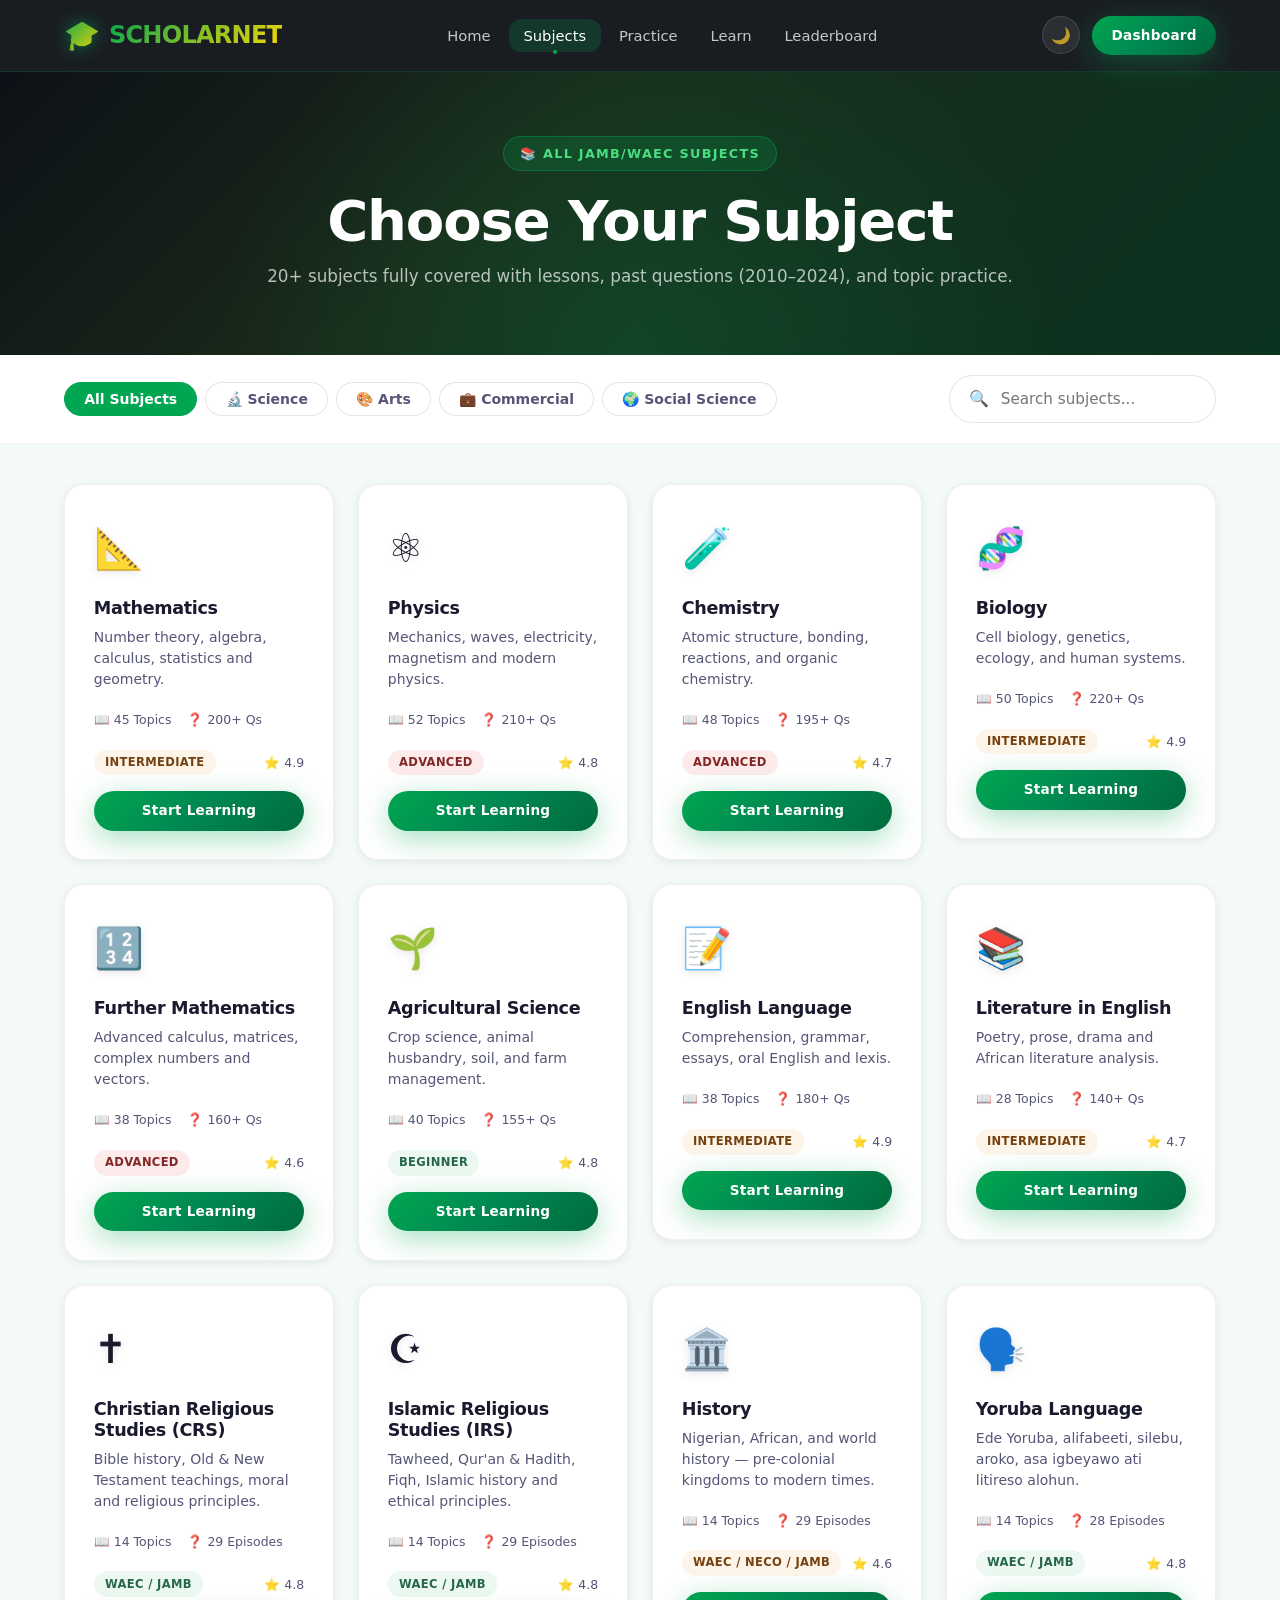
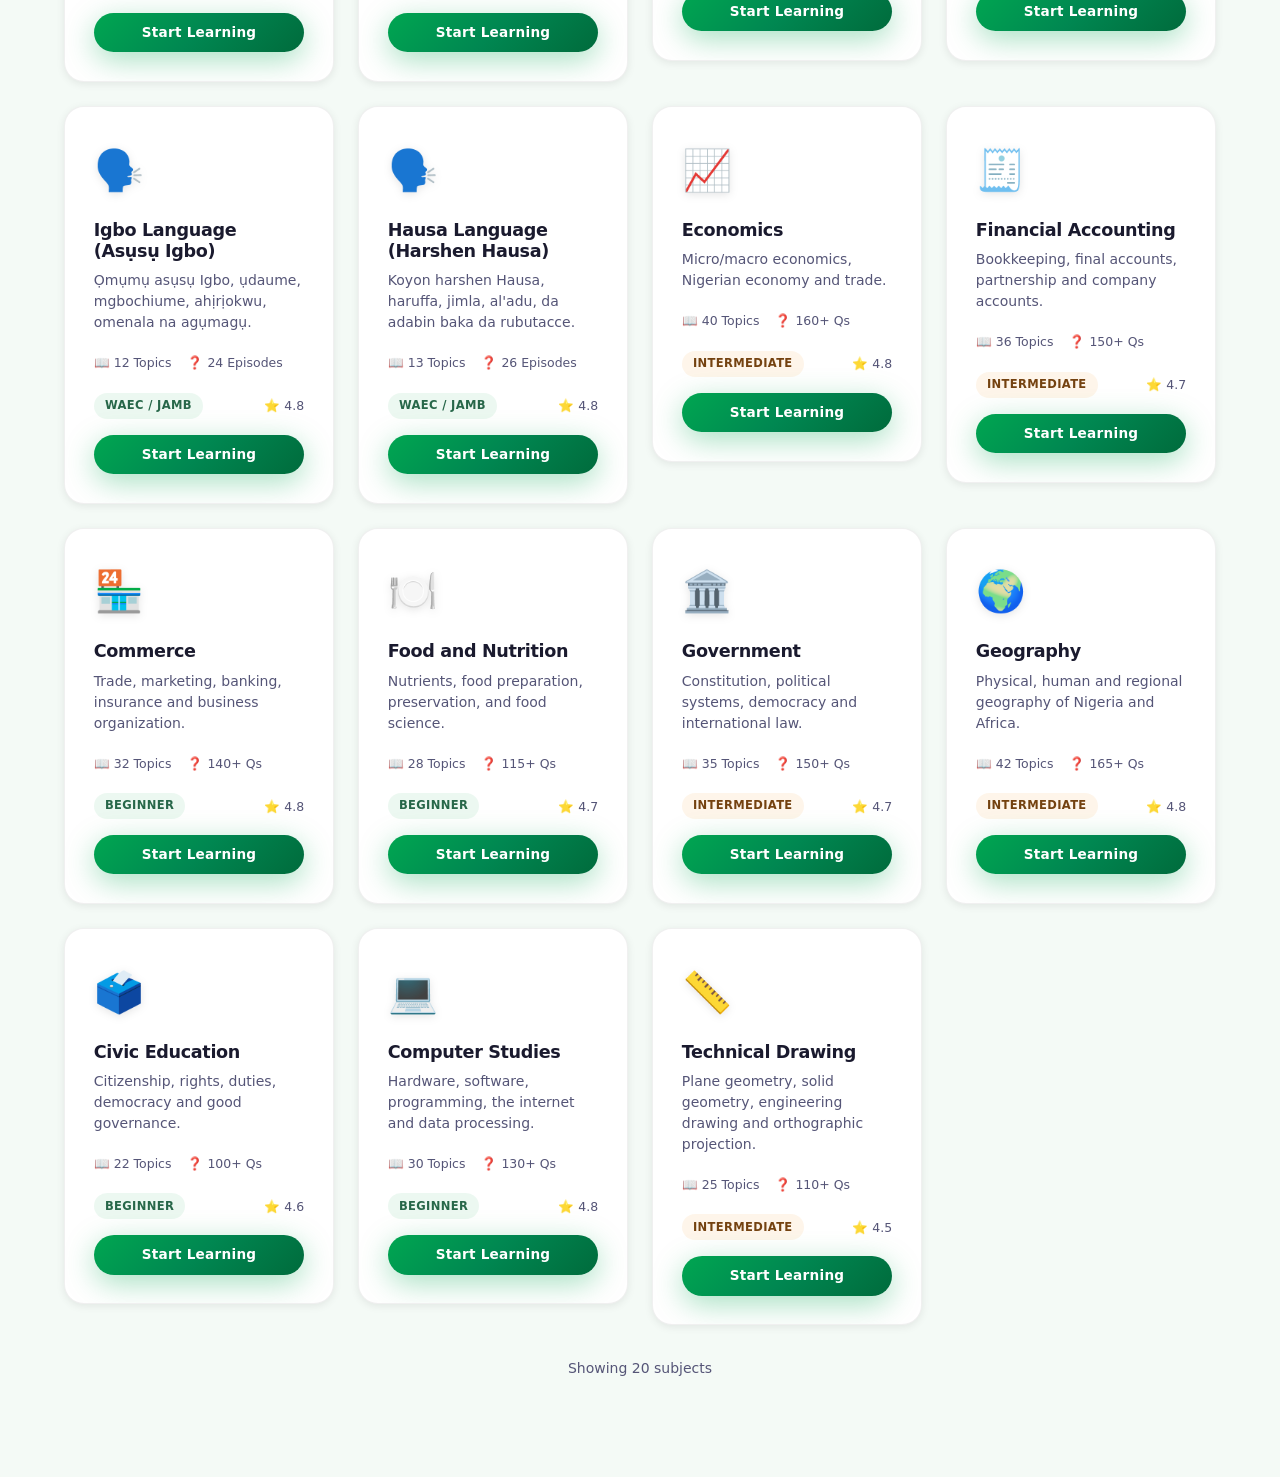
<file: pages/subjects.html>
<!DOCTYPE html>
<html lang="en" data-theme="light">
<head>
  <meta charset="UTF-8">
  <meta name="viewport" content="width=device-width, initial-scale=1.0">
  <title>All Subjects — ScholarNet</title>
  <link rel="stylesheet" href="../css/main.css">
  <style>
    body { background: #f4faf6; }
    .subjects-hero {
      background: var(--gradient-hero);
      padding: 4rem 0 3rem;
      text-align: center;
      position: relative;
      overflow: hidden;
    }
    .subjects-hero::before {
      content: '';
      position: absolute;
      inset: 0;
      background: radial-gradient(circle at 50% 100%, rgba(0,166,81,0.2) 0%, transparent 60%);
    }
    .subjects-hero h1 { color: var(--white); margin-bottom: 0.5rem; }
    .subjects-hero p  { color: rgba(255,255,255,0.7); font-size: 1.05rem; }
    .filters-bar {
      background: var(--white);
      border-bottom: 1px solid rgba(0,0,0,0.06);
      padding: 1.25rem 0;
      position: sticky;
      top: 0;
      z-index: 100;
    }
    .filters-inner {
      display: flex;
      align-items: center;
      justify-content: space-between;
      gap: 1rem;
      flex-wrap: wrap;
    }
    .subject-card-wrap { animation: fadeInUp 0.4s ease; }
    .difficulty-easy   { background: rgba(72,187,120,0.1);  color: #276749; }
    .difficulty-medium { background: rgba(246,173,85,0.12); color: #744210; }
    .difficulty-hard   { background: rgba(229,62,62,0.1);   color: #822727; }

    @media (max-width: 768px) {
      .filters-inner {
        flex-direction: column;
        align-items: stretch;
      }
      .filter-tabs {
        overflow-x: auto;
        white-space: nowrap;
        padding-bottom: 0.5rem;
        display: flex;
        gap: 0.5rem;
      }
      .search-bar {
        width: 100%;
      }
      .search-bar input {
        width: 100%;
      }
    }
  </style>
</head>
<body>

<!-- Navbar -->
<nav class="navbar">
  <div class="container">
    <a href="../index.html" class="navbar-brand">
      <span class="logo-icon">🎓</span><span>SCHOLARNET</span>
    </a>
    <ul class="navbar-nav" id="navbar-nav">
      <li><a href="../index.html" class="nav-link">Home</a></li>
      <li><a href="subjects.html" class="nav-link active">Subjects</a></li>
      <li><a href="practice.html" class="nav-link">Practice</a></li>
      <li><a href="learn.html" class="nav-link">Learn</a></li>
      <li><a href="leaderboard.html" class="nav-link">Leaderboard</a></li>
    </ul>
    <div class="navbar-actions">
      <button class="dark-toggle">🌙</button>
      <a href="auth.html" class="btn btn-primary btn-sm">Dashboard</a>
      <button class="hamburger" id="hamburger"><span></span><span></span><span></span></button>
    </div>
  </div>
</nav>

<!-- Hero -->
<div class="subjects-hero">
  <div class="container" style="position:relative;z-index:1;">
    <div class="label" style="display:inline-block;background:rgba(0,166,81,0.2);border:1px solid rgba(0,166,81,0.4);color:#4ade80;font-size:0.8rem;font-weight:700;letter-spacing:0.1em;text-transform:uppercase;padding:0.35rem 1rem;border-radius:9999px;margin-bottom:1rem;">📚 All JAMB/WAEC Subjects</div>
    <h1>Choose Your Subject</h1>
    <p>20+ subjects fully covered with lessons, past questions (2010–2024), and topic practice.</p>
  </div>
</div>

<!-- Filters Bar -->
<div class="filters-bar">
  <div class="container">
    <div class="filters-inner">
      <div class="filter-tabs">
        <button class="filter-tab active" data-category="all">All Subjects</button>
        <button class="filter-tab" data-category="science">🔬 Science</button>
        <button class="filter-tab" data-category="arts">🎨 Arts</button>
        <button class="filter-tab" data-category="commercial">💼 Commercial</button>
        <button class="filter-tab" data-category="social">🌍 Social Science</button>
      </div>
      <div class="search-bar">
        <span class="search-icon">🔍</span>
        <input type="text" id="subject-search" placeholder="Search subjects...">
      </div>
    </div>
  </div>
</div>

<!-- Subjects Grid -->
<section class="section" style="padding-top:2.5rem;">
  <div class="container">
    <div class="grid grid-4" id="subjects-grid">

      <!-- SCIENCE SUBJECTS -->
      <div class="subject-card-wrap" data-subject-cat="science">
        <div class="subject-card" onclick="location.href='learn.html?subject=mathematics'">
          <span class="subject-icon">📐</span>
          <h3 data-subject-name="Mathematics">Mathematics</h3>
          <p>Number theory, algebra, calculus, statistics and geometry.</p>
          <div class="subject-meta"><span>📖 45 Topics</span><span>❓ 200+ Qs</span></div>
          <div style="display:flex;justify-content:space-between;align-items:center;margin-bottom:1rem;">
            <span class="badge difficulty-medium">Intermediate</span>
            <span style="font-size:0.78rem;color:var(--text-light);">⭐ 4.9</span>
          </div>
          <a href="learn.html?subject=mathematics" class="btn btn-primary btn-sm btn-full">Start Learning</a>
        </div>
      </div>

      <div class="subject-card-wrap" data-subject-cat="science">
        <div class="subject-card" onclick="location.href='learn.html?subject=physics'">
          <span class="subject-icon">⚛️</span>
          <h3 data-subject-name="Physics">Physics</h3>
          <p>Mechanics, waves, electricity, magnetism and modern physics.</p>
          <div class="subject-meta"><span>📖 52 Topics</span><span>❓ 210+ Qs</span></div>
          <div style="display:flex;justify-content:space-between;align-items:center;margin-bottom:1rem;">
            <span class="badge difficulty-hard">Advanced</span>
            <span style="font-size:0.78rem;color:var(--text-light);">⭐ 4.8</span>
          </div>
          <a href="learn.html?subject=physics" class="btn btn-primary btn-sm btn-full">Start Learning</a>
        </div>
      </div>

      <div class="subject-card-wrap" data-subject-cat="science">
        <div class="subject-card" onclick="location.href='learn.html?subject=chemistry'">
          <span class="subject-icon">🧪</span>
          <h3 data-subject-name="Chemistry">Chemistry</h3>
          <p>Atomic structure, bonding, reactions, and organic chemistry.</p>
          <div class="subject-meta"><span>📖 48 Topics</span><span>❓ 195+ Qs</span></div>
          <div style="display:flex;justify-content:space-between;align-items:center;margin-bottom:1rem;">
            <span class="badge difficulty-hard">Advanced</span>
            <span style="font-size:0.78rem;color:var(--text-light);">⭐ 4.7</span>
          </div>
          <a href="learn.html?subject=chemistry" class="btn btn-primary btn-sm btn-full">Start Learning</a>
        </div>
      </div>

      <div class="subject-card-wrap" data-subject-cat="science">
        <div class="subject-card" onclick="location.href='learn.html?subject=biology'">
          <span class="subject-icon">🧬</span>
          <h3 data-subject-name="Biology">Biology</h3>
          <p>Cell biology, genetics, ecology, and human systems.</p>
          <div class="subject-meta"><span>📖 50 Topics</span><span>❓ 220+ Qs</span></div>
          <div style="display:flex;justify-content:space-between;align-items:center;margin-bottom:1rem;">
            <span class="badge difficulty-medium">Intermediate</span>
            <span style="font-size:0.78rem;color:var(--text-light);">⭐ 4.9</span>
          </div>
          <a href="learn.html?subject=biology" class="btn btn-primary btn-sm btn-full">Start Learning</a>
        </div>
      </div>

      <div class="subject-card-wrap" data-subject-cat="science">
        <div class="subject-card" onclick="location.href='learn.html?subject=further-maths'">
          <span class="subject-icon">🔢</span>
          <h3 data-subject-name="Further Mathematics">Further Mathematics</h3>
          <p>Advanced calculus, matrices, complex numbers and vectors.</p>
          <div class="subject-meta"><span>📖 38 Topics</span><span>❓ 160+ Qs</span></div>
          <div style="display:flex;justify-content:space-between;align-items:center;margin-bottom:1rem;">
            <span class="badge difficulty-hard">Advanced</span>
            <span style="font-size:0.78rem;color:var(--text-light);">⭐ 4.6</span>
          </div>
          <a href="learn.html?subject=further-maths" class="btn btn-primary btn-sm btn-full">Start Learning</a>
        </div>
      </div>

      <div class="subject-card-wrap" data-subject-cat="science">
        <div class="subject-card" onclick="location.href='learn.html?subject=agric'">
          <span class="subject-icon">🌱</span>
          <h3 data-subject-name="Agricultural Science">Agricultural Science</h3>
          <p>Crop science, animal husbandry, soil, and farm management.</p>
          <div class="subject-meta"><span>📖 40 Topics</span><span>❓ 155+ Qs</span></div>
          <div style="display:flex;justify-content:space-between;align-items:center;margin-bottom:1rem;">
            <span class="badge difficulty-easy">Beginner</span>
            <span style="font-size:0.78rem;color:var(--text-light);">⭐ 4.8</span>
          </div>
          <a href="learn.html?subject=agric" class="btn btn-primary btn-sm btn-full">Start Learning</a>
        </div>
      </div>

      <!-- COMPULSORY -->
      <div class="subject-card-wrap" data-subject-cat="arts">
        <div class="subject-card" onclick="location.href='learn.html?subject=english'">
          <span class="subject-icon">📝</span>
          <h3 data-subject-name="English Language">English Language</h3>
          <p>Comprehension, grammar, essays, oral English and lexis.</p>
          <div class="subject-meta"><span>📖 38 Topics</span><span>❓ 180+ Qs</span></div>
          <div style="display:flex;justify-content:space-between;align-items:center;margin-bottom:1rem;">
            <span class="badge difficulty-medium">Intermediate</span>
            <span style="font-size:0.78rem;color:var(--text-light);">⭐ 4.9</span>
          </div>
          <a href="learn.html?subject=english" class="btn btn-primary btn-sm btn-full">Start Learning</a>
        </div>
      </div>

      <!-- ARTS SUBJECTS -->
      <div class="subject-card-wrap" data-subject-cat="arts">
        <div class="subject-card" onclick="location.href='learn.html?subject=literature'">
          <span class="subject-icon">📚</span>
          <h3 data-subject-name="Literature in English">Literature in English</h3>
          <p>Poetry, prose, drama and African literature analysis.</p>
          <div class="subject-meta"><span>📖 28 Topics</span><span>❓ 140+ Qs</span></div>
          <div style="display:flex;justify-content:space-between;align-items:center;margin-bottom:1rem;">
            <span class="badge difficulty-medium">Intermediate</span>
            <span style="font-size:0.78rem;color:var(--text-light);">⭐ 4.7</span>
          </div>
          <a href="learn.html?subject=literature" class="btn btn-primary btn-sm btn-full">Start Learning</a>
        </div>
      </div>

      <div class="subject-card-wrap" data-subject-cat="arts">
        <div class="subject-card" onclick="location.href='learn.html?subject=christian-religious-studies'">
          <span class="subject-icon">✝️</span>
          <h3 data-subject-name="Christian Religious Studies">Christian Religious Studies (CRS)</h3>
          <p>Bible history, Old & New Testament teachings, moral and religious principles.</p>
          <div class="subject-meta"><span>📖 14 Topics</span><span>❓ 29 Episodes</span></div>
          <div style="display:flex;justify-content:space-between;align-items:center;margin-bottom:1rem;">
            <span class="badge difficulty-easy">WAEC / JAMB</span>
            <span style="font-size:0.78rem;color:var(--text-light);">⭐ 4.8</span>
          </div>
          <a href="learn.html?subject=christian-religious-studies" class="btn btn-primary btn-sm btn-full">Start Learning</a>
        </div>
      </div>

      <div class="subject-card-wrap" data-subject-cat="arts">
        <div class="subject-card" onclick="location.href='learn.html?subject=islamic-religious-studies'">
          <span class="subject-icon">☪️</span>
          <h3 data-subject-name="Islamic Religious Studies">Islamic Religious Studies (IRS)</h3>
          <p>Tawheed, Qur'an & Hadith, Fiqh, Islamic history and ethical principles.</p>
          <div class="subject-meta"><span>📖 14 Topics</span><span>❓ 29 Episodes</span></div>
          <div style="display:flex;justify-content:space-between;align-items:center;margin-bottom:1rem;">
            <span class="badge difficulty-easy">WAEC / JAMB</span>
            <span style="font-size:0.78rem;color:var(--text-light);">⭐ 4.8</span>
          </div>
          <a href="learn.html?subject=islamic-religious-studies" class="btn btn-primary btn-sm btn-full">Start Learning</a>
        </div>
      </div>

      <div class="subject-card-wrap" data-subject-cat="arts">
        <div class="subject-card" onclick="location.href='learn.html?subject=history'">
          <span class="subject-icon">🏛️</span>
          <h3 data-subject-name="History">History</h3>
          <p>Nigerian, African, and world history — pre-colonial kingdoms to modern times.</p>
          <div class="subject-meta"><span>📖 14 Topics</span><span>❓ 29 Episodes</span></div>
          <div style="display:flex;justify-content:space-between;align-items:center;margin-bottom:1rem;">
            <span class="badge difficulty-medium">WAEC / NECO / JAMB</span>
            <span style="font-size:0.78rem;color:var(--text-light);">⭐ 4.6</span>
          </div>
          <a href="learn.html?subject=history" class="btn btn-primary btn-sm btn-full">Start Learning</a>
        </div>
      </div>

      <div class="subject-card-wrap" data-subject-cat="arts">
        <div class="subject-card" onclick="location.href='learn.html?subject=yoruba'">
          <span class="subject-icon">🗣️</span>
          <h3 data-subject-name="Yoruba Language">Yoruba Language</h3>
          <p>Ede Yoruba, alifabeeti, silebu, aroko, asa igbeyawo ati litireso alohun.</p>
          <div class="subject-meta"><span>📖 14 Topics</span><span>❓ 28 Episodes</span></div>
          <div style="display:flex;justify-content:space-between;align-items:center;margin-bottom:1rem;">
            <span class="badge difficulty-easy">WAEC / JAMB</span>
            <span style="font-size:0.78rem;color:var(--text-light);">⭐ 4.8</span>
          </div>
          <a href="learn.html?subject=yoruba" class="btn btn-primary btn-sm btn-full">Start Learning</a>
        </div>
      </div>

      <div class="subject-card-wrap" data-subject-cat="arts">
        <div class="subject-card" onclick="location.href='learn.html?subject=igbo'">
          <span class="subject-icon">🗣️</span>
          <h3 data-subject-name="Igbo Language">Igbo Language (Asụsụ Igbo)</h3>
          <p>Ọmụmụ asụsụ Igbo, ụdaume, mgbochiume, ahịrịokwu, omenala na agụmagụ.</p>
          <div class="subject-meta"><span>📖 12 Topics</span><span>❓ 24 Episodes</span></div>
          <div style="display:flex;justify-content:space-between;align-items:center;margin-bottom:1rem;">
            <span class="badge difficulty-easy">WAEC / JAMB</span>
            <span style="font-size:0.78rem;color:var(--text-light);">⭐ 4.8</span>
          </div>
          <a href="learn.html?subject=igbo" class="btn btn-primary btn-sm btn-full">Start Learning</a>
        </div>
      </div>

      <div class="subject-card-wrap" data-subject-cat="arts">
        <div class="subject-card" onclick="location.href='learn.html?subject=hausa'">
          <span class="subject-icon">🗣️</span>
          <h3 data-subject-name="Hausa Language">Hausa Language (Harshen Hausa)</h3>
          <p>Koyon harshen Hausa, haruffa, jimla, al'adu, da adabin baka da rubutacce.</p>
          <div class="subject-meta"><span>📖 13 Topics</span><span>❓ 26 Episodes</span></div>
          <div style="display:flex;justify-content:space-between;align-items:center;margin-bottom:1rem;">
            <span class="badge difficulty-easy">WAEC / JAMB</span>
            <span style="font-size:0.78rem;color:var(--text-light);">⭐ 4.8</span>
          </div>
          <a href="learn.html?subject=hausa" class="btn btn-primary btn-sm btn-full">Start Learning</a>
        </div>
      </div>

      <!-- COMMERCIAL SUBJECTS -->
      <div class="subject-card-wrap" data-subject-cat="commercial">
        <div class="subject-card" onclick="location.href='learn.html?subject=economics'">
          <span class="subject-icon">📈</span>
          <h3 data-subject-name="Economics">Economics</h3>
          <p>Micro/macro economics, Nigerian economy and trade.</p>
          <div class="subject-meta"><span>📖 40 Topics</span><span>❓ 160+ Qs</span></div>
          <div style="display:flex;justify-content:space-between;align-items:center;margin-bottom:1rem;">
            <span class="badge difficulty-medium">Intermediate</span>
            <span style="font-size:0.78rem;color:var(--text-light);">⭐ 4.8</span>
          </div>
          <a href="learn.html?subject=economics" class="btn btn-primary btn-sm btn-full">Start Learning</a>
        </div>
      </div>

      <div class="subject-card-wrap" data-subject-cat="commercial">
        <div class="subject-card" onclick="location.href='learn.html?subject=accounting'">
          <span class="subject-icon">🧾</span>
          <h3 data-subject-name="Financial Accounting">Financial Accounting</h3>
          <p>Bookkeeping, final accounts, partnership and company accounts.</p>
          <div class="subject-meta"><span>📖 36 Topics</span><span>❓ 150+ Qs</span></div>
          <div style="display:flex;justify-content:space-between;align-items:center;margin-bottom:1rem;">
            <span class="badge difficulty-medium">Intermediate</span>
            <span style="font-size:0.78rem;color:var(--text-light);">⭐ 4.7</span>
          </div>
          <a href="learn.html?subject=accounting" class="btn btn-primary btn-sm btn-full">Start Learning</a>
        </div>
      </div>

      <div class="subject-card-wrap" data-subject-cat="commercial">
        <div class="subject-card" onclick="location.href='learn.html?subject=commerce'">
          <span class="subject-icon">🏪</span>
          <h3 data-subject-name="Commerce">Commerce</h3>
          <p>Trade, marketing, banking, insurance and business organization.</p>
          <div class="subject-meta"><span>📖 32 Topics</span><span>❓ 140+ Qs</span></div>
          <div style="display:flex;justify-content:space-between;align-items:center;margin-bottom:1rem;">
            <span class="badge difficulty-easy">Beginner</span>
            <span style="font-size:0.78rem;color:var(--text-light);">⭐ 4.8</span>
          </div>
          <a href="learn.html?subject=commerce" class="btn btn-primary btn-sm btn-full">Start Learning</a>
        </div>
      </div>

      <div class="subject-card-wrap" data-subject-cat="commercial">
        <div class="subject-card" onclick="location.href='learn.html?subject=food'">
          <span class="subject-icon">🍽️</span>
          <h3 data-subject-name="Food and Nutrition">Food and Nutrition</h3>
          <p>Nutrients, food preparation, preservation, and food science.</p>
          <div class="subject-meta"><span>📖 28 Topics</span><span>❓ 115+ Qs</span></div>
          <div style="display:flex;justify-content:space-between;align-items:center;margin-bottom:1rem;">
            <span class="badge difficulty-easy">Beginner</span>
            <span style="font-size:0.78rem;color:var(--text-light);">⭐ 4.7</span>
          </div>
          <a href="learn.html?subject=food" class="btn btn-primary btn-sm btn-full">Start Learning</a>
        </div>
      </div>

      <!-- SOCIAL SCIENCE -->
      <div class="subject-card-wrap" data-subject-cat="social">
        <div class="subject-card" onclick="location.href='learn.html?subject=government'">
          <span class="subject-icon">🏛️</span>
          <h3 data-subject-name="Government">Government</h3>
          <p>Constitution, political systems, democracy and international law.</p>
          <div class="subject-meta"><span>📖 35 Topics</span><span>❓ 150+ Qs</span></div>
          <div style="display:flex;justify-content:space-between;align-items:center;margin-bottom:1rem;">
            <span class="badge difficulty-medium">Intermediate</span>
            <span style="font-size:0.78rem;color:var(--text-light);">⭐ 4.7</span>
          </div>
          <a href="learn.html?subject=government" class="btn btn-primary btn-sm btn-full">Start Learning</a>
        </div>
      </div>

      <div class="subject-card-wrap" data-subject-cat="social">
        <div class="subject-card" onclick="location.href='learn.html?subject=geography'">
          <span class="subject-icon">🌍</span>
          <h3 data-subject-name="Geography">Geography</h3>
          <p>Physical, human and regional geography of Nigeria and Africa.</p>
          <div class="subject-meta"><span>📖 42 Topics</span><span>❓ 165+ Qs</span></div>
          <div style="display:flex;justify-content:space-between;align-items:center;margin-bottom:1rem;">
            <span class="badge difficulty-medium">Intermediate</span>
            <span style="font-size:0.78rem;color:var(--text-light);">⭐ 4.8</span>
          </div>
          <a href="learn.html?subject=geography" class="btn btn-primary btn-sm btn-full">Start Learning</a>
        </div>
      </div>

      <div class="subject-card-wrap" data-subject-cat="social">
        <div class="subject-card" onclick="location.href='learn.html?subject=civic'">
          <span class="subject-icon">🗳️</span>
          <h3 data-subject-name="Civic Education">Civic Education</h3>
          <p>Citizenship, rights, duties, democracy and good governance.</p>
          <div class="subject-meta"><span>📖 22 Topics</span><span>❓ 100+ Qs</span></div>
          <div style="display:flex;justify-content:space-between;align-items:center;margin-bottom:1rem;">
            <span class="badge difficulty-easy">Beginner</span>
            <span style="font-size:0.78rem;color:var(--text-light);">⭐ 4.6</span>
          </div>
          <a href="learn.html?subject=civic" class="btn btn-primary btn-sm btn-full">Start Learning</a>
        </div>
      </div>

      <div class="subject-card-wrap" data-subject-cat="science">
        <div class="subject-card" onclick="location.href='learn.html?subject=computer'">
          <span class="subject-icon">💻</span>
          <h3 data-subject-name="Computer Studies">Computer Studies</h3>
          <p>Hardware, software, programming, the internet and data processing.</p>
          <div class="subject-meta"><span>📖 30 Topics</span><span>❓ 130+ Qs</span></div>
          <div style="display:flex;justify-content:space-between;align-items:center;margin-bottom:1rem;">
            <span class="badge difficulty-easy">Beginner</span>
            <span style="font-size:0.78rem;color:var(--text-light);">⭐ 4.8</span>
          </div>
          <a href="learn.html?subject=computer" class="btn btn-primary btn-sm btn-full">Start Learning</a>
        </div>
      </div>

      <div class="subject-card-wrap" data-subject-cat="science">
        <div class="subject-card" onclick="location.href='learn.html?subject=tech-drawing'">
          <span class="subject-icon">📏</span>
          <h3 data-subject-name="Technical Drawing">Technical Drawing</h3>
          <p>Plane geometry, solid geometry, engineering drawing and orthographic projection.</p>
          <div class="subject-meta"><span>📖 25 Topics</span><span>❓ 110+ Qs</span></div>
          <div style="display:flex;justify-content:space-between;align-items:center;margin-bottom:1rem;">
            <span class="badge difficulty-medium">Intermediate</span>
            <span style="font-size:0.78rem;color:var(--text-light);">⭐ 4.5</span>
          </div>
          <a href="learn.html?subject=tech-drawing" class="btn btn-primary btn-sm btn-full">Start Learning</a>
        </div>
      </div>

    </div>
    <!-- Subject count -->
    <p style="text-align:center;color:var(--text-light);font-size:0.875rem;margin-top:2rem;" id="subject-count">Showing 20 subjects</p>
  </div>
</section>

<script type="module">
  import '../js/app.js';

  const searchInput = document.getElementById('subject-search');
  const tabs = document.querySelectorAll('.filter-tab');
  const cards = document.querySelectorAll('.subject-card-wrap');
  const countEl = document.getElementById('subject-count');

  let currentCategory = 'all';
  let searchTerm = '';

  function filterCards() {
    let visible = 0;
    cards.forEach(card => {
      const cat = card.dataset.subjectCat;
      const name = card.querySelector('h3').textContent.toLowerCase();
      const desc = card.querySelector('p').textContent.toLowerCase();

      const matchesCat = currentCategory === 'all' || cat === currentCategory;
      const matchesSearch = !searchTerm || name.includes(searchTerm) || desc.includes(searchTerm);

      if (matchesCat && matchesSearch) {
        card.style.display = 'block';
        visible++;
      } else {
        card.style.display = 'none';
      }
    });

    countEl.textContent = `Showing ${visible} of ${cards.length} subjects`;
  }

  tabs.forEach(tab => {
    tab.addEventListener('click', () => {
      tabs.forEach(t => t.classList.remove('active'));
      tab.classList.add('active');
      currentCategory = tab.dataset.category;
      filterCards();
    });
  });

  searchInput.addEventListener('input', (e) => {
    searchTerm = e.target.value.toLowerCase().trim();
    filterCards();
  });
</script>
</body>
</html>
</file>
<file: css/main.css>
/* ================================================================
   SCHOLARNET — Main Stylesheet
   Nigerian Green/Gold EdTech Theme
   ================================================================ */

/* ---------- CSS Custom Properties ---------- */
:root {
  --primary: #00A651;
  --secondary: #008751;
  --accent: #FFD700;
  --accent-dark: #e6c200;
  --dark: #0D1117;
  --dark-2: #161b22;
  --text: #1a1a2e;
  --text-light: #555577;
  --light: #f8f9fa;
  --white: #ffffff;
  --danger: #e53e3e;
  --warning: #f6ad55;
  --success: #48bb78;
  --info: #4299e1;

  --gradient-primary: linear-gradient(135deg, #00A651 0%, #008751 50%, #006b3c 100%);
  --gradient-gold: linear-gradient(135deg, #FFD700 0%, #FFA500 100%);
  --gradient-hero: linear-gradient(135deg, #0D1117 0%, #1a2a1a 40%, #0a3320 100%);
  --gradient-card: linear-gradient(145deg, rgba(255,255,255,0.08) 0%, rgba(255,255,255,0.02) 100%);

  --glass-bg: rgba(255, 255, 255, 0.08);
  --glass-border: rgba(255, 255, 255, 0.15);
  --glass-shadow: 0 8px 32px rgba(0, 0, 0, 0.3);

  --shadow-sm: 0 2px 8px rgba(0,0,0,0.08);
  --shadow-md: 0 4px 20px rgba(0,0,0,0.12);
  --shadow-lg: 0 8px 40px rgba(0,0,0,0.18);
  --shadow-xl: 0 20px 60px rgba(0,0,0,0.25);
  --shadow-green: 0 8px 30px rgba(0,166,81,0.35);
  --shadow-gold: 0 8px 30px rgba(255,215,0,0.35);

  --border-radius: 12px;
  --border-radius-lg: 20px;
  --border-radius-xl: 30px;
  --border-radius-full: 9999px;

  --transition: all 0.3s cubic-bezier(0.4, 0, 0.2, 1);
  --transition-slow: all 0.5s cubic-bezier(0.4, 0, 0.2, 1);
  --transition-fast: all 0.15s ease;

  --font-primary: 'Segoe UI', system-ui, -apple-system, sans-serif;
  --font-mono: 'Courier New', Courier, monospace;

  --navbar-h: 72px;
  --sidebar-w: 260px;
}

/* ---------- Dark Mode ---------- */
[data-theme="dark"] {
  --text: #e2e8f0;
  --text-light: #94a3b8;
  --light: #0D1117;
  --white: #161b22;
  --glass-bg: rgba(255, 255, 255, 0.05);
  --glass-border: rgba(255, 255, 255, 0.08);
  --shadow-md: 0 4px 20px rgba(0,0,0,0.4);
}

/* ---------- Reset & Base ---------- */
*, *::before, *::after {
  margin: 0;
  padding: 0;
  box-sizing: border-box;
}

html {
  scroll-behavior: smooth;
  font-size: 16px;
}

body {
  font-family: var(--font-primary);
  color: var(--text);
  background: var(--light);
  line-height: 1.7;
  overflow-x: hidden;
}

a {
  color: inherit;
  text-decoration: none;
}

img {
  max-width: 100%;
  height: auto;
  display: block;
}

ul, ol {
  list-style: none;
}

button {
  cursor: pointer;
  border: none;
  outline: none;
  font-family: inherit;
}

input, select, textarea {
  font-family: inherit;
  outline: none;
}

/* ---------- Custom Scrollbar ---------- */
::-webkit-scrollbar {
  width: 8px;
  height: 8px;
}
::-webkit-scrollbar-track {
  background: var(--dark-2);
}
::-webkit-scrollbar-thumb {
  background: var(--primary);
  border-radius: 4px;
}
::-webkit-scrollbar-thumb:hover {
  background: var(--accent);
}

/* ---------- Typography ---------- */
h1, h2, h3, h4, h5, h6 {
  font-weight: 700;
  line-height: 1.2;
  letter-spacing: -0.02em;
}

h1 { font-size: clamp(2rem, 5vw, 3.5rem); }
h2 { font-size: clamp(1.6rem, 4vw, 2.5rem); }
h3 { font-size: clamp(1.2rem, 3vw, 1.6rem); }
h4 { font-size: 1.2rem; }

p { margin-bottom: 1rem; }

.text-primary { color: var(--primary); }
.text-accent  { color: var(--accent); }
.text-white   { color: var(--white); }
.text-center  { text-align: center; }
.text-muted   { color: var(--text-light); }

/* ---------- Layout Utilities ---------- */
.container {
  max-width: 1200px;
  margin: 0 auto;
  padding: 0 1.5rem;
}

.section {
  padding: 5rem 0;
}

.section-header {
  text-align: center;
  margin-bottom: 3.5rem;
}

.section-header .label {
  display: inline-block;
  background: linear-gradient(135deg, rgba(0,166,81,0.15), rgba(255,215,0,0.15));
  border: 1px solid rgba(0,166,81,0.3);
  color: var(--primary);
  font-size: 0.8rem;
  font-weight: 700;
  letter-spacing: 0.1em;
  text-transform: uppercase;
  padding: 0.35rem 1rem;
  border-radius: var(--border-radius-full);
  margin-bottom: 1rem;
}

.section-header h2 {
  margin-bottom: 1rem;
  background: linear-gradient(135deg, var(--text), var(--primary));
  -webkit-background-clip: text;
  -webkit-text-fill-color: transparent;
  background-clip: text;
}

.section-header p {
  font-size: 1.1rem;
  color: var(--text-light);
  max-width: 600px;
  margin: 0 auto;
}

.grid {
  display: grid;
  gap: 1.5rem;
}

.grid-2 { grid-template-columns: repeat(2, 1fr); }
.grid-3 { grid-template-columns: repeat(3, 1fr); }
.grid-4 { grid-template-columns: repeat(4, 1fr); }

.flex { display: flex; }
.flex-center { display: flex; align-items: center; justify-content: center; }
.flex-between { display: flex; align-items: center; justify-content: space-between; }
.flex-gap { display: flex; gap: 1rem; align-items: center; }
.gap-1 { gap: 0.5rem; }
.gap-2 { gap: 1rem; }

/* ---------- Buttons ---------- */
.btn {
  display: inline-flex;
  align-items: center;
  gap: 0.5rem;
  padding: 0.75rem 1.8rem;
  border-radius: var(--border-radius-full);
  font-size: 0.95rem;
  font-weight: 600;
  letter-spacing: 0.02em;
  transition: var(--transition);
  white-space: nowrap;
  position: relative;
  overflow: hidden;
}

.btn::before {
  content: '';
  position: absolute;
  top: 50%;
  left: 50%;
  width: 0;
  height: 0;
  background: rgba(255,255,255,0.2);
  border-radius: 50%;
  transform: translate(-50%, -50%);
  transition: width 0.5s, height 0.5s;
}

.btn:active::before {
  width: 200%;
  height: 200%;
}

.btn-primary {
  background: var(--gradient-primary);
  color: var(--white);
  box-shadow: var(--shadow-green);
}

.btn-primary:hover {
  transform: translateY(-2px);
  box-shadow: 0 12px 40px rgba(0,166,81,0.5);
}

.btn-accent {
  background: var(--gradient-gold);
  color: var(--dark);
  box-shadow: var(--shadow-gold);
}

.btn-accent:hover {
  transform: translateY(-2px);
  box-shadow: 0 12px 40px rgba(255,215,0,0.5);
}

.btn-outline {
  background: transparent;
  border: 2px solid var(--primary);
  color: var(--primary);
}

.btn-outline:hover {
  background: var(--primary);
  color: var(--white);
  transform: translateY(-2px);
}

.btn-outline-white {
  background: transparent;
  border: 2px solid rgba(255,255,255,0.6);
  color: var(--white);
}

.btn-outline-white:hover {
  background: rgba(255,255,255,0.15);
  border-color: white;
}

.btn-ghost {
  background: transparent;
  color: var(--text-light);
}
.btn-ghost:hover { color: var(--primary); background: rgba(0,166,81,0.08); }

.btn-sm { padding: 0.5rem 1.2rem; font-size: 0.85rem; }
.btn-lg { padding: 1rem 2.5rem; font-size: 1.05rem; }
.btn-full { width: 100%; justify-content: center; }

.btn:disabled {
  opacity: 0.6;
  cursor: not-allowed;
  transform: none !important;
}

/* ---------- Cards ---------- */
.card {
  background: var(--white);
  border-radius: var(--border-radius-lg);
  box-shadow: var(--shadow-md);
  transition: var(--transition);
  overflow: hidden;
}

.card:hover {
  transform: translateY(-4px);
  box-shadow: var(--shadow-lg);
}

.card-glass {
  background: var(--glass-bg);
  backdrop-filter: blur(20px);
  -webkit-backdrop-filter: blur(20px);
  border: 1px solid var(--glass-border);
  border-radius: var(--border-radius-lg);
  box-shadow: var(--glass-shadow);
}

.card-body { padding: 1.5rem; }
.card-header {
  padding: 1.2rem 1.5rem;
  border-bottom: 1px solid rgba(0,0,0,0.06);
  font-weight: 700;
  font-size: 1rem;
}

/* ---------- Navbar ---------- */
.navbar {
  position: sticky;
  top: 0;
  z-index: 1000;
  height: var(--navbar-h);
  background: rgba(13, 17, 23, 0.95);
  backdrop-filter: blur(20px);
  -webkit-backdrop-filter: blur(20px);
  border-bottom: 1px solid rgba(0,166,81,0.2);
  display: flex;
  align-items: center;
}

.navbar .container {
  display: flex;
  align-items: center;
  justify-content: space-between;
  width: 100%;
}

.navbar-brand {
  display: flex;
  align-items: center;
  gap: 0.6rem;
  font-size: 1.5rem;
  font-weight: 800;
  color: var(--white);
  letter-spacing: -0.03em;
}

.navbar-brand .logo-icon {
  font-size: 1.8rem;
  filter: drop-shadow(0 0 8px rgba(0,166,81,0.6));
}

.navbar-brand span {
  background: linear-gradient(135deg, #00A651, #FFD700);
  -webkit-background-clip: text;
  -webkit-text-fill-color: transparent;
  background-clip: text;
}

.navbar-nav {
  display: flex;
  align-items: center;
  gap: 0.25rem;
}

.navbar-nav .nav-link {
  color: rgba(255,255,255,0.75);
  font-size: 0.92rem;
  font-weight: 500;
  padding: 0.5rem 0.9rem;
  border-radius: var(--border-radius);
  transition: var(--transition);
  position: relative;
}

.navbar-nav .nav-link:hover,
.navbar-nav .nav-link.active {
  color: var(--white);
  background: rgba(0,166,81,0.2);
}

.navbar-nav .nav-link.active::after {
  content: '';
  position: absolute;
  bottom: -2px;
  left: 50%;
  transform: translateX(-50%);
  width: 4px;
  height: 4px;
  background: var(--primary);
  border-radius: 50%;
}

.navbar-actions {
  display: flex;
  align-items: center;
  gap: 0.75rem;
}

.dark-toggle {
  background: rgba(255,255,255,0.08);
  border: 1px solid rgba(255,255,255,0.12);
  color: rgba(255,255,255,0.7);
  width: 38px;
  height: 38px;
  border-radius: 50%;
  display: flex;
  align-items: center;
  justify-content: center;
  font-size: 1rem;
  transition: var(--transition);
}

.dark-toggle:hover { background: rgba(0,166,81,0.3); color: var(--white); }

.hamburger {
  display: none;
  flex-direction: column;
  gap: 5px;
  background: none;
  padding: 8px;
  border-radius: 8px;
  transition: var(--transition);
}

.hamburger span {
  display: block;
  width: 24px;
  height: 2px;
  background: rgba(255,255,255,0.8);
  border-radius: 2px;
  transition: var(--transition);
}

.hamburger.open span:nth-child(1) { transform: translateY(7px) rotate(45deg); }
.hamburger.open span:nth-child(2) { opacity: 0; }
.hamburger.open span:nth-child(3) { transform: translateY(-7px) rotate(-45deg); }

/* ---------- Hero Section ---------- */
.hero {
  background: var(--gradient-hero);
  min-height: calc(100vh - var(--navbar-h));
  display: flex;
  align-items: center;
  position: relative;
  overflow: hidden;
}

.hero::before {
  content: '';
  position: absolute;
  inset: 0;
  background: 
    radial-gradient(circle at 20% 50%, rgba(0,166,81,0.15) 0%, transparent 50%),
    radial-gradient(circle at 80% 20%, rgba(255,215,0,0.08) 0%, transparent 40%);
  pointer-events: none;
}

.hero .particles {
  position: absolute;
  inset: 0;
  overflow: hidden;
  pointer-events: none;
}

.hero-content {
  display: grid;
  grid-template-columns: 1fr 1fr;
  gap: 4rem;
  align-items: center;
  padding: 4rem 0;
  position: relative;
  z-index: 1;
}

.hero-text .hero-badge {
  display: inline-flex;
  align-items: center;
  gap: 0.5rem;
  background: rgba(0,166,81,0.15);
  border: 1px solid rgba(0,166,81,0.4);
  color: #4ade80;
  font-size: 0.8rem;
  font-weight: 600;
  letter-spacing: 0.05em;
  padding: 0.4rem 1rem;
  border-radius: var(--border-radius-full);
  margin-bottom: 1.5rem;
  animation: fadeInDown 0.6s ease;
}

.hero-badge .dot {
  width: 6px;
  height: 6px;
  background: #4ade80;
  border-radius: 50%;
  animation: pulse 2s infinite;
}

.hero-text h1 {
  color: var(--white);
  margin-bottom: 1.2rem;
  animation: fadeInUp 0.7s ease 0.1s both;
}

.hero-text h1 .highlight {
  background: linear-gradient(135deg, #FFD700, #FFA500);
  -webkit-background-clip: text;
  -webkit-text-fill-color: transparent;
  background-clip: text;
}

.hero-text p {
  color: rgba(255,255,255,0.7);
  font-size: 1.1rem;
  margin-bottom: 2rem;
  animation: fadeInUp 0.7s ease 0.2s both;
}

.hero-cta {
  display: flex;
  gap: 1rem;
  flex-wrap: wrap;
  animation: fadeInUp 0.7s ease 0.3s both;
}

.hero-social-proof {
  display: flex;
  align-items: center;
  gap: 1rem;
  margin-top: 2rem;
  animation: fadeInUp 0.7s ease 0.4s both;
}

.hero-avatars {
  display: flex;
}

.hero-avatars img {
  width: 36px;
  height: 36px;
  border-radius: 50%;
  border: 2px solid rgba(255,255,255,0.3);
  margin-left: -10px;
  object-fit: cover;
}
.hero-avatars img:first-child { margin-left: 0; }

.hero-social-proof p {
  color: rgba(255,255,255,0.7);
  font-size: 0.85rem;
  margin: 0;
}

.hero-social-proof p strong {
  color: var(--accent);
}

.hero-image {
  position: relative;
  animation: fadeInRight 0.8s ease 0.2s both;
}

.hero-image .main-img {
  width: 100%;
  border-radius: var(--border-radius-xl);
  box-shadow: 0 30px 80px rgba(0,0,0,0.5);
  object-fit: cover;
  height: 480px;
}

.hero-image .floating-card {
  position: absolute;
  background: rgba(13,17,23,0.9);
  backdrop-filter: blur(20px);
  border: 1px solid rgba(0,166,81,0.3);
  border-radius: var(--border-radius);
  padding: 0.8rem 1.2rem;
  color: var(--white);
  font-size: 0.85rem;
  font-weight: 600;
  display: flex;
  align-items: center;
  gap: 0.6rem;
  animation: float 3s ease-in-out infinite;
  box-shadow: 0 10px 30px rgba(0,0,0,0.4);
}

.hero-image .floating-card.card-1 {
  bottom: 20%;
  left: -30px;
  animation-delay: 0s;
}

.hero-image .floating-card.card-2 {
  top: 15%;
  right: -25px;
  animation-delay: 1.5s;
}

.hero-image .floating-card .icon {
  font-size: 1.4rem;
}

/* ---------- Stats Bar ---------- */
.stats-bar {
  background: var(--dark);
  border-top: 1px solid rgba(0,166,81,0.2);
  border-bottom: 1px solid rgba(0,166,81,0.2);
  padding: 2rem 0;
}

.stats-grid {
  display: grid;
  grid-template-columns: repeat(4, 1fr);
  gap: 1rem;
}

.stat-item {
  text-align: center;
  padding: 0.5rem;
  position: relative;
}

.stat-item:not(:last-child)::after {
  content: '';
  position: absolute;
  right: 0;
  top: 20%;
  height: 60%;
  width: 1px;
  background: rgba(255,255,255,0.1);
}

.stat-item .stat-number {
  font-size: clamp(1.8rem, 3vw, 2.5rem);
  font-weight: 800;
  background: linear-gradient(135deg, var(--primary), var(--accent));
  -webkit-background-clip: text;
  -webkit-text-fill-color: transparent;
  background-clip: text;
  line-height: 1;
}

.stat-item .stat-label {
  color: rgba(255,255,255,0.6);
  font-size: 0.85rem;
  margin-top: 0.25rem;
}

/* ---------- Subject Cards ---------- */
.subject-card {
  background: var(--white);
  border-radius: var(--border-radius-lg);
  padding: 1.8rem;
  border: 1px solid rgba(0,0,0,0.06);
  transition: var(--transition);
  position: relative;
  overflow: hidden;
  box-shadow: var(--shadow-sm);
  cursor: pointer;
}

.subject-card::before {
  content: '';
  position: absolute;
  top: 0;
  left: 0;
  right: 0;
  height: 3px;
  background: var(--gradient-primary);
  transform: scaleX(0);
  transition: var(--transition);
  transform-origin: left;
}

.subject-card:hover {
  transform: translateY(-6px);
  box-shadow: var(--shadow-lg);
  border-color: rgba(0,166,81,0.2);
}

.subject-card:hover::before {
  transform: scaleX(1);
}

.subject-icon {
  font-size: 2.5rem;
  margin-bottom: 1rem;
  display: block;
  filter: drop-shadow(0 2px 4px rgba(0,0,0,0.1));
}

.subject-card h3 {
  font-size: 1.1rem;
  margin-bottom: 0.5rem;
  color: var(--text);
}

.subject-card p {
  color: var(--text-light);
  font-size: 0.875rem;
  margin-bottom: 1.2rem;
  line-height: 1.5;
}

.subject-meta {
  display: flex;
  gap: 1rem;
  margin-bottom: 1.2rem;
}

.subject-meta span {
  font-size: 0.78rem;
  color: var(--text-light);
  display: flex;
  align-items: center;
  gap: 0.3rem;
}

/* ---------- Badge ---------- */
.badge {
  display: inline-flex;
  align-items: center;
  gap: 0.3rem;
  padding: 0.2rem 0.7rem;
  border-radius: var(--border-radius-full);
  font-size: 0.72rem;
  font-weight: 700;
  letter-spacing: 0.03em;
  text-transform: uppercase;
}

.badge-success { background: rgba(0,166,81,0.12); color: var(--primary); }
.badge-warning { background: rgba(255,215,0,0.15); color: #996600; }
.badge-danger  { background: rgba(229,62,62,0.12); color: var(--danger); }
.badge-info    { background: rgba(66,153,225,0.12); color: var(--info); }
.badge-purple  { background: rgba(159,122,234,0.12); color: #805ad5; }

/* ---------- How It Works ---------- */
.steps-grid {
  display: grid;
  grid-template-columns: repeat(3, 1fr);
  gap: 2rem;
  position: relative;
}

.steps-grid::before {
  content: '';
  position: absolute;
  top: 60px;
  left: 20%;
  right: 20%;
  height: 2px;
  background: linear-gradient(90deg, var(--primary), var(--accent));
  z-index: 0;
}

.step-card {
  text-align: center;
  padding: 2rem 1.5rem;
  position: relative;
  z-index: 1;
  background: var(--white);
  border-radius: var(--border-radius-lg);
  box-shadow: var(--shadow-md);
  border: 1px solid rgba(0,166,81,0.1);
  transition: var(--transition);
}

.step-card:hover {
  transform: translateY(-4px);
  box-shadow: var(--shadow-lg);
}

.step-number {
  width: 60px;
  height: 60px;
  border-radius: 50%;
  background: var(--gradient-primary);
  color: var(--white);
  font-size: 1.3rem;
  font-weight: 800;
  display: flex;
  align-items: center;
  justify-content: center;
  margin: 0 auto 1.2rem;
  box-shadow: var(--shadow-green);
  position: relative;
  z-index: 2;
}

.step-card h3 { font-size: 1.15rem; margin-bottom: 0.5rem; }
.step-card p { color: var(--text-light); font-size: 0.9rem; margin: 0; }

/* ---------- Testimonials ---------- */
.testimonials-section {
  background: var(--gradient-hero);
  position: relative;
  overflow: hidden;
}

.testimonials-section::before {
  content: '';
  position: absolute;
  inset: 0;
  background: radial-gradient(circle at 30% 70%, rgba(0,166,81,0.1) 0%, transparent 50%);
}

.testimonial-slider {
  position: relative;
}

.testimonial-track {
  display: flex;
  gap: 1.5rem;
  transition: transform 0.5s cubic-bezier(0.4, 0, 0.2, 1);
  padding: 1rem 0;
}

.testimonial-card {
  min-width: 360px;
  flex-shrink: 0;
  background: rgba(255,255,255,0.06);
  backdrop-filter: blur(20px);
  border: 1px solid rgba(255,255,255,0.12);
  border-radius: var(--border-radius-lg);
  padding: 2rem;
  color: var(--white);
  transition: var(--transition);
}

.testimonial-card:hover {
  border-color: rgba(0,166,81,0.4);
  transform: translateY(-3px);
}

.testimonial-quote {
  font-size: 3rem;
  color: var(--primary);
  line-height: 1;
  margin-bottom: 0.5rem;
  font-family: serif;
}

.testimonial-text {
  color: rgba(255,255,255,0.85);
  font-size: 0.95rem;
  line-height: 1.7;
  margin-bottom: 1.5rem;
  font-style: italic;
}

.testimonial-author {
  display: flex;
  align-items: center;
  gap: 1rem;
}

.testimonial-author img {
  width: 50px;
  height: 50px;
  border-radius: 50%;
  object-fit: cover;
  border: 2px solid var(--primary);
}

.author-name { font-weight: 700; font-size: 0.95rem; }
.author-title { color: rgba(255,255,255,0.6); font-size: 0.8rem; }

.stars { color: var(--accent); font-size: 0.85rem; margin-bottom: 0.25rem; }

.slider-controls {
  display: flex;
  align-items: center;
  justify-content: center;
  gap: 1rem;
  margin-top: 2rem;
}

.slider-btn {
  width: 44px;
  height: 44px;
  border-radius: 50%;
  background: rgba(255,255,255,0.1);
  border: 1px solid rgba(255,255,255,0.2);
  color: var(--white);
  font-size: 1.1rem;
  display: flex;
  align-items: center;
  justify-content: center;
  transition: var(--transition);
  cursor: pointer;
}

.slider-btn:hover {
  background: var(--primary);
  border-color: var(--primary);
}

.slider-dots {
  display: flex;
  gap: 0.5rem;
}

.slider-dot {
  width: 8px;
  height: 8px;
  border-radius: 50%;
  background: rgba(255,255,255,0.3);
  cursor: pointer;
  transition: var(--transition);
}

.slider-dot.active {
  background: var(--primary);
  width: 24px;
  border-radius: 4px;
}

/* ---------- Newsletter ---------- */
.newsletter-section {
  background: var(--gradient-primary);
  padding: 4rem 0;
  text-align: center;
  position: relative;
  overflow: hidden;
}

.newsletter-section::before {
  content: '';
  position: absolute;
  top: -50%;
  right: -10%;
  width: 400px;
  height: 400px;
  border-radius: 50%;
  background: rgba(255,255,255,0.05);
  pointer-events: none;
}

.newsletter-section h2 { color: var(--white); margin-bottom: 0.5rem; }
.newsletter-section p { color: rgba(255,255,255,0.8); font-size: 1.05rem; margin-bottom: 2rem; }

.newsletter-form {
  display: flex;
  max-width: 480px;
  margin: 0 auto;
  gap: 0.5rem;
}

.newsletter-form input {
  flex: 1;
  padding: 0.8rem 1.2rem;
  border-radius: var(--border-radius-full);
  border: 2px solid rgba(255,255,255,0.3);
  background: rgba(255,255,255,0.15);
  color: var(--white);
  font-size: 0.95rem;
  backdrop-filter: blur(10px);
}

.newsletter-form input::placeholder { color: rgba(255,255,255,0.6); }

.newsletter-form input:focus {
  border-color: var(--white);
  background: rgba(255,255,255,0.2);
}

/* ---------- Footer ---------- */
footer {
  background: var(--dark);
  color: rgba(255,255,255,0.7);
  padding: 4rem 0 2rem;
}

.footer-grid {
  display: grid;
  grid-template-columns: 2fr 1fr 1fr 1fr;
  gap: 2.5rem;
  margin-bottom: 3rem;
}

.footer-brand .navbar-brand {
  display: flex;
  margin-bottom: 1rem;
}

.footer-brand p {
  font-size: 0.9rem;
  color: rgba(255,255,255,0.5);
  margin-bottom: 1.5rem;
  line-height: 1.7;
}

.footer-socials {
  display: flex;
  gap: 0.75rem;
}

.footer-socials a {
  width: 38px;
  height: 38px;
  border-radius: 50%;
  background: rgba(255,255,255,0.08);
  border: 1px solid rgba(255,255,255,0.1);
  display: flex;
  align-items: center;
  justify-content: center;
  color: rgba(255,255,255,0.6);
  font-size: 0.9rem;
  transition: var(--transition);
}

.footer-socials a:hover {
  background: var(--primary);
  border-color: var(--primary);
  color: white;
  transform: translateY(-2px);
}

.footer-col h4 {
  color: var(--white);
  font-size: 0.95rem;
  font-weight: 700;
  margin-bottom: 1.2rem;
  letter-spacing: 0.02em;
}

.footer-links {
  display: flex;
  flex-direction: column;
  gap: 0.65rem;
}

.footer-links a {
  color: rgba(255,255,255,0.5);
  font-size: 0.875rem;
  transition: var(--transition-fast);
  display: flex;
  align-items: center;
  gap: 0.4rem;
}

.footer-links a:hover { color: var(--primary); padding-left: 4px; }

.footer-bottom {
  border-top: 1px solid rgba(255,255,255,0.08);
  padding-top: 2rem;
  display: flex;
  align-items: center;
  justify-content: space-between;
  flex-wrap: wrap;
  gap: 1rem;
}

.footer-bottom p {
  font-size: 0.85rem;
  color: rgba(255,255,255,0.4);
  margin: 0;
}

/* ---------- Dashboard Sidebar ---------- */
.app-layout {
  display: flex;
  min-height: 100vh;
  background: var(--light);
}

.sidebar {
  width: var(--sidebar-w);
  background: var(--dark);
  position: fixed;
  top: 0;
  left: 0;
  height: 100vh;
  z-index: 900;
  display: flex;
  flex-direction: column;
  transition: var(--transition);
  overflow-y: auto;
}

.sidebar-header {
  padding: 1.5rem;
  border-bottom: 1px solid rgba(255,255,255,0.06);
  flex-shrink: 0;
}

.sidebar-nav {
  flex: 1;
  padding: 1rem 0.75rem;
}

.sidebar-nav .nav-section-title {
  font-size: 0.7rem;
  font-weight: 700;
  letter-spacing: 0.1em;
  text-transform: uppercase;
  color: rgba(255,255,255,0.3);
  padding: 0.5rem 0.75rem;
  margin: 0.5rem 0 0.25rem;
}

.sidebar-nav .nav-item {
  display: flex;
  align-items: center;
  gap: 0.75rem;
  padding: 0.7rem 0.9rem;
  border-radius: var(--border-radius);
  color: rgba(255,255,255,0.6);
  font-size: 0.9rem;
  font-weight: 500;
  transition: var(--transition);
  margin-bottom: 0.15rem;
  cursor: pointer;
}

.sidebar-nav .nav-item .icon {
  font-size: 1.1rem;
  width: 24px;
  text-align: center;
  flex-shrink: 0;
}

.sidebar-nav .nav-item:hover {
  background: rgba(255,255,255,0.06);
  color: var(--white);
}

.sidebar-nav .nav-item.active {
  background: linear-gradient(135deg, rgba(0,166,81,0.25), rgba(0,135,81,0.15));
  color: #4ade80;
  border-left: 3px solid var(--primary);
}

.sidebar-nav .nav-item .badge-count {
  margin-left: auto;
  background: var(--primary);
  color: white;
  font-size: 0.7rem;
  font-weight: 700;
  padding: 0.1rem 0.5rem;
  border-radius: 9999px;
}

.sidebar-footer {
  padding: 1rem 0.75rem;
  border-top: 1px solid rgba(255,255,255,0.06);
}

.user-mini {
  display: flex;
  align-items: center;
  gap: 0.75rem;
  padding: 0.75rem;
  border-radius: var(--border-radius);
  transition: var(--transition);
  cursor: pointer;
}

.user-mini:hover { background: rgba(255,255,255,0.06); }

.user-mini .avatar {
  width: 36px;
  height: 36px;
  border-radius: 50%;
  object-fit: cover;
  border: 2px solid var(--primary);
  flex-shrink: 0;
}

.user-mini-info .name {
  color: var(--white);
  font-size: 0.875rem;
  font-weight: 600;
}

.user-mini-info .role {
  color: rgba(255,255,255,0.4);
  font-size: 0.75rem;
}

/* ---------- Dashboard Main ---------- */
.main-content {
  margin-left: var(--sidebar-w);
  flex: 1;
  min-height: 100vh;
  display: flex;
  flex-direction: column;
}

.page-header {
  background: var(--white);
  border-bottom: 1px solid rgba(0,0,0,0.06);
  padding: 1.2rem 2rem;
  display: flex;
  align-items: center;
  justify-content: space-between;
  position: sticky;
  top: 0;
  z-index: 100;
}

.page-header h1 {
  font-size: 1.4rem;
  font-weight: 700;
}

.page-content {
  padding: 2rem;
  flex: 1;
}

/* ---------- Stat Cards ---------- */
.stats-cards {
  display: grid;
  grid-template-columns: repeat(4, 1fr);
  gap: 1.25rem;
  margin-bottom: 2rem;
}

.stat-card {
  background: var(--white);
  border-radius: var(--border-radius-lg);
  padding: 1.5rem;
  box-shadow: var(--shadow-sm);
  border: 1px solid rgba(0,0,0,0.05);
  transition: var(--transition);
  position: relative;
  overflow: hidden;
}

.stat-card::after {
  content: '';
  position: absolute;
  top: -20px;
  right: -20px;
  width: 80px;
  height: 80px;
  border-radius: 50%;
  opacity: 0.08;
}

.stat-card.green::after { background: var(--primary); }
.stat-card.gold::after  { background: var(--accent); }
.stat-card.blue::after  { background: var(--info); }
.stat-card.purple::after { background: #805ad5; }

.stat-card:hover {
  transform: translateY(-3px);
  box-shadow: var(--shadow-md);
}

.stat-card .stat-icon {
  width: 48px;
  height: 48px;
  border-radius: var(--border-radius);
  display: flex;
  align-items: center;
  justify-content: center;
  font-size: 1.4rem;
  margin-bottom: 1rem;
}

.stat-card.green .stat-icon { background: rgba(0,166,81,0.1); }
.stat-card.gold .stat-icon  { background: rgba(255,215,0,0.15); }
.stat-card.blue .stat-icon  { background: rgba(66,153,225,0.1); }
.stat-card.purple .stat-icon { background: rgba(128,90,213,0.1); }

.stat-card .value {
  font-size: 2rem;
  font-weight: 800;
  color: var(--text);
  line-height: 1;
  margin-bottom: 0.25rem;
}

.stat-card .label {
  font-size: 0.85rem;
  color: var(--text-light);
  margin-bottom: 0.5rem;
}

.stat-card .change {
  font-size: 0.78rem;
  font-weight: 600;
  display: flex;
  align-items: center;
  gap: 0.25rem;
}

.change.up   { color: var(--success); }
.change.down { color: var(--danger); }

/* ---------- Progress Bar ---------- */
.progress {
  background: rgba(0,0,0,0.08);
  border-radius: var(--border-radius-full);
  height: 8px;
  overflow: hidden;
}

.progress-bar {
  height: 100%;
  border-radius: var(--border-radius-full);
  background: var(--gradient-primary);
  transition: width 1s cubic-bezier(0.4, 0, 0.2, 1);
  position: relative;
}

.progress-bar.gold {
  background: var(--gradient-gold);
}

.progress-bar::after {
  content: '';
  position: absolute;
  right: 0;
  top: 0;
  bottom: 0;
  width: 4px;
  background: rgba(255,255,255,0.5);
  border-radius: 2px;
}

/* ---------- Quiz UI ---------- */
.quiz-container {
  max-width: 860px;
  margin: 0 auto;
}

.quiz-header {
  display: flex;
  align-items: center;
  justify-content: space-between;
  margin-bottom: 1.5rem;
  flex-wrap: wrap;
  gap: 1rem;
}

.quiz-timer {
  display: flex;
  align-items: center;
  gap: 0.5rem;
  background: var(--dark);
  color: var(--white);
  padding: 0.5rem 1rem;
  border-radius: var(--border-radius-full);
  font-weight: 700;
  font-size: 1rem;
  font-family: var(--font-mono);
}

.quiz-timer.warning { background: var(--danger); }
.quiz-timer .icon { font-size: 1rem; }

.quiz-layout-grid {
  display: grid;
  grid-template-columns: 1fr 240px;
  gap: 1.5rem;
  align-items: start;
}

@media (max-width: 820px) {
  .quiz-layout-grid {
    grid-template-columns: 1fr;
    gap: 1.25rem;
  }
}

.question-card {
  background: var(--white);
  border-radius: var(--border-radius-lg);
  padding: 2rem;
  box-shadow: var(--shadow-md);
  margin-bottom: 1.5rem;
  border: 1px solid rgba(0,0,0,0.05);
}

.question-meta {
  display: flex;
  align-items: center;
  gap: 1rem;
  margin-bottom: 1.2rem;
}

.question-num {
  background: var(--gradient-primary);
  color: white;
  font-size: 0.8rem;
  font-weight: 700;
  padding: 0.25rem 0.75rem;
  border-radius: var(--border-radius-full);
}

.question-text {
  font-size: 1.05rem;
  font-weight: 600;
  color: var(--text);
  line-height: 1.6;
  margin-bottom: 1.5rem;
}

.options-list {
  display: grid;
  gap: 0.75rem;
}

.option {
  display: flex;
  align-items: flex-start;
  gap: 0.9rem;
  padding: 0.9rem 1.2rem;
  border: 2px solid rgba(0,0,0,0.08);
  border-radius: var(--border-radius);
  cursor: pointer;
  transition: var(--transition);
  background: var(--white);
  text-align: left;
  width: 100%;
}

.option:hover {
  border-color: var(--primary);
  background: rgba(0,166,81,0.05);
}

.option.selected {
  border-color: var(--primary);
  background: rgba(0,166,81,0.1);
}

.option.correct {
  border-color: var(--success);
  background: rgba(72,187,120,0.1);
}

.option.wrong {
  border-color: var(--danger);
  background: rgba(229,62,62,0.1);
}

.option-letter {
  width: 32px;
  height: 32px;
  border-radius: 50%;
  background: rgba(0,0,0,0.06);
  display: flex;
  align-items: center;
  justify-content: center;
  font-weight: 700;
  font-size: 0.85rem;
  flex-shrink: 0;
  transition: var(--transition);
}

.option.selected .option-letter {
  background: var(--primary);
  color: white;
}

.option.correct .option-letter {
  background: var(--success);
  color: white;
}

.option.wrong .option-letter {
  background: var(--danger);
  color: white;
}

.option-text {
  font-size: 0.95rem;
  color: var(--text);
  padding-top: 0.15rem;
  line-height: 1.5;
}

.quiz-nav {
  display: flex;
  align-items: center;
  justify-content: space-between;
  margin-top: 1.5rem;
}

/* ---------- Question Map ---------- */
.question-map {
  background: var(--white);
  border-radius: var(--border-radius-lg);
  padding: 1.5rem;
  box-shadow: var(--shadow-sm);
  border: 1px solid rgba(0,0,0,0.05);
}

.question-map h4 {
  font-size: 0.9rem;
  color: var(--text-light);
  margin-bottom: 1rem;
  font-weight: 600;
  text-transform: uppercase;
  letter-spacing: 0.05em;
}

.q-map-grid {
  display: grid;
  grid-template-columns: repeat(5, 1fr);
  gap: 0.4rem;
}

.q-num {
  aspect-ratio: 1;
  border-radius: 8px;
  display: flex;
  align-items: center;
  justify-content: center;
  font-size: 0.8rem;
  font-weight: 600;
  cursor: pointer;
  transition: var(--transition);
  border: 1.5px solid rgba(0,0,0,0.1);
  background: var(--light);
  color: var(--text-light);
}

.q-num.current { border-color: var(--primary); color: var(--primary); background: rgba(0,166,81,0.1); }
.q-num.answered { background: var(--primary); color: white; border-color: var(--primary); }
.q-num.skipped { background: var(--warning); color: #7a4a00; border-color: var(--warning); }

.q-num:hover { transform: scale(1.1); }

/* ---------- Results Screen ---------- */
.results-card {
  background: var(--white);
  border-radius: var(--border-radius-xl);
  padding: 3rem;
  text-align: center;
  box-shadow: var(--shadow-xl);
  max-width: 600px;
  margin: 0 auto;
}

.score-circle {
  width: 160px;
  height: 160px;
  border-radius: 50%;
  background: conic-gradient(var(--primary) var(--score-pct, 0%), rgba(0,0,0,0.06) 0%);
  display: flex;
  align-items: center;
  justify-content: center;
  margin: 0 auto 1.5rem;
  position: relative;
}

.score-circle::before {
  content: '';
  position: absolute;
  inset: 10px;
  border-radius: 50%;
  background: var(--white);
}

.score-inner {
  position: relative;
  z-index: 1;
  text-align: center;
}

.score-pct {
  font-size: 2.2rem;
  font-weight: 800;
  color: var(--primary);
  line-height: 1;
}

.score-label { font-size: 0.8rem; color: var(--text-light); }

/* ---------- Auth Page ---------- */
.auth-layout {
  display: grid;
  grid-template-columns: 1fr 1fr;
  min-height: 100vh;
}

.auth-visual {
  background: var(--gradient-hero);
  position: relative;
  overflow: hidden;
  display: flex;
  align-items: center;
  justify-content: center;
  padding: 3rem;
}

.auth-visual img {
  position: absolute;
  inset: 0;
  width: 100%;
  height: 100%;
  object-fit: cover;
  opacity: 0.3;
}

.auth-visual-content {
  position: relative;
  z-index: 1;
  text-align: center;
  color: var(--white);
}

.auth-visual-content .logo { font-size: 3rem; margin-bottom: 1rem; }
.auth-visual-content h2 { font-size: 2rem; margin-bottom: 0.75rem; }
.auth-visual-content p { color: rgba(255,255,255,0.7); font-size: 1rem; max-width: 300px; margin: 0 auto; }

.auth-form-panel {
  display: flex;
  align-items: center;
  justify-content: center;
  padding: 2rem;
  background: var(--white);
  overflow-y: auto;
}

.auth-form-box {
  width: 100%;
  max-width: 440px;
}

.auth-form-box h2 {
  font-size: 1.8rem;
  margin-bottom: 0.5rem;
}

.auth-form-box p.subtitle {
  color: var(--text-light);
  font-size: 0.95rem;
  margin-bottom: 2rem;
}

.auth-tabs {
  display: flex;
  background: var(--light);
  border-radius: var(--border-radius);
  padding: 4px;
  margin-bottom: 2rem;
}

.auth-tab {
  flex: 1;
  padding: 0.6rem;
  border-radius: 8px;
  font-size: 0.9rem;
  font-weight: 600;
  text-align: center;
  cursor: pointer;
  transition: var(--transition);
  color: var(--text-light);
  background: transparent;
  border: none;
}

.auth-tab.active {
  background: var(--white);
  color: var(--text);
  box-shadow: var(--shadow-sm);
}

/* ---------- Form Styles ---------- */
.form-group {
  margin-bottom: 1.2rem;
}

.form-label {
  display: block;
  font-size: 0.875rem;
  font-weight: 600;
  color: var(--text);
  margin-bottom: 0.4rem;
}

.form-control {
  width: 100%;
  padding: 0.75rem 1rem;
  border: 1.5px solid rgba(0,0,0,0.12);
  border-radius: var(--border-radius);
  font-size: 0.95rem;
  color: var(--text);
  background: var(--white);
  transition: var(--transition);
}

.form-control:focus {
  border-color: var(--primary);
  box-shadow: 0 0 0 3px rgba(0,166,81,0.12);
}

.form-control.error {
  border-color: var(--danger);
  box-shadow: 0 0 0 3px rgba(229,62,62,0.1);
}

.form-error {
  color: var(--danger);
  font-size: 0.8rem;
  margin-top: 0.3rem;
  display: none;
}

.form-error.show { display: block; }

.form-grid-2 {
  display: grid;
  grid-template-columns: 1fr 1fr;
  gap: 1rem;
}

.input-icon-wrap {
  position: relative;
}

.input-icon-wrap .icon {
  position: absolute;
  left: 0.9rem;
  top: 50%;
  transform: translateY(-50%);
  color: var(--text-light);
  font-size: 1rem;
  pointer-events: none;
}

.input-icon-wrap .form-control {
  padding-left: 2.5rem;
}

.input-icon-wrap .toggle-pass {
  position: absolute;
  right: 0.9rem;
  top: 50%;
  transform: translateY(-50%);
  background: none;
  color: var(--text-light);
  font-size: 1rem;
  cursor: pointer;
  border: none;
}

.form-divider {
  display: flex;
  align-items: center;
  gap: 1rem;
  margin: 1.5rem 0;
  color: var(--text-light);
  font-size: 0.85rem;
}

.form-divider::before,
.form-divider::after {
  content: '';
  flex: 1;
  height: 1px;
  background: rgba(0,0,0,0.1);
}

.btn-google {
  display: flex;
  align-items: center;
  justify-content: center;
  gap: 0.75rem;
  width: 100%;
  padding: 0.8rem;
  border: 1.5px solid rgba(0,0,0,0.12);
  border-radius: var(--border-radius);
  background: var(--white);
  color: var(--text);
  font-size: 0.95rem;
  font-weight: 600;
  transition: var(--transition);
  cursor: pointer;
}

.btn-google:hover {
  border-color: #4285F4;
  background: rgba(66,133,244,0.04);
  transform: translateY(-1px);
  box-shadow: var(--shadow-sm);
}

.btn-google img { width: 20px; height: 20px; }

/* ---------- Leaderboard ---------- */
.leaderboard-table {
  background: var(--white);
  border-radius: var(--border-radius-lg);
  overflow: hidden;
  box-shadow: var(--shadow-md);
}

.lb-row {
  display: grid;
  grid-template-columns: 60px 50px 1fr 100px 120px 80px;
  align-items: center;
  padding: 1rem 1.5rem;
  border-bottom: 1px solid rgba(0,0,0,0.05);
  transition: var(--transition);
  gap: 0.75rem;
}

.lb-row:last-child { border-bottom: none; }

.lb-row:hover { background: rgba(0,166,81,0.04); }

.lb-row.mine { background: rgba(255,215,0,0.08); border-left: 3px solid var(--accent); }

.lb-row.header {
  background: rgba(0,0,0,0.03);
  font-size: 0.78rem;
  font-weight: 700;
  text-transform: uppercase;
  letter-spacing: 0.07em;
  color: var(--text-light);
}

.rank-medal { font-size: 1.6rem; }

.lb-avatar {
  width: 42px;
  height: 42px;
  border-radius: 50%;
  object-fit: cover;
  border: 2px solid rgba(0,166,81,0.3);
}

.lb-name { font-weight: 700; font-size: 0.95rem; }
.lb-state { font-size: 0.8rem; color: var(--text-light); }

.lb-score {
  font-size: 1.1rem;
  font-weight: 800;
  color: var(--primary);
}

/* ---------- Toast Notifications ---------- */
.toast-container {
  position: fixed;
  bottom: 2rem;
  right: 2rem;
  z-index: 9999;
  display: flex;
  flex-direction: column;
  gap: 0.75rem;
  max-width: 360px;
}

.toast {
  background: var(--white);
  border-radius: var(--border-radius);
  padding: 1rem 1.25rem;
  box-shadow: var(--shadow-xl);
  border-left: 4px solid var(--primary);
  display: flex;
  align-items: flex-start;
  gap: 0.75rem;
  animation: slideInRight 0.3s ease;
  transition: var(--transition);
}

.toast.success { border-color: var(--success); }
.toast.error   { border-color: var(--danger); }
.toast.warning { border-color: var(--warning); }

.toast-icon { font-size: 1.2rem; flex-shrink: 0; }
.toast-content { flex: 1; }
.toast-title { font-weight: 700; font-size: 0.9rem; }
.toast-msg { font-size: 0.82rem; color: var(--text-light); }

.toast-close {
  background: none;
  color: var(--text-light);
  font-size: 1rem;
  cursor: pointer;
  padding: 0;
  line-height: 1;
}

/* ---------- Loading Spinner ---------- */
.spinner {
  display: inline-block;
  width: 24px;
  height: 24px;
  border: 3px solid rgba(0,166,81,0.2);
  border-top-color: var(--primary);
  border-radius: 50%;
  animation: spin 0.7s linear infinite;
}

.loading-overlay {
  position: fixed;
  inset: 0;
  background: rgba(13,17,23,0.85);
  backdrop-filter: blur(4px);
  z-index: 9998;
  display: flex;
  flex-direction: column;
  align-items: center;
  justify-content: center;
  gap: 1rem;
  color: white;
}

.loading-overlay .spinner {
  width: 48px;
  height: 48px;
  border-width: 4px;
}

/* ---------- Explanation Box ---------- */
.explanation {
  background: rgba(0,166,81,0.08);
  border: 1px solid rgba(0,166,81,0.2);
  border-radius: var(--border-radius);
  padding: 1rem 1.25rem;
  margin-top: 1rem;
  font-size: 0.9rem;
  color: var(--text);
  display: none;
}

.explanation.show { display: block; }
.explanation strong { color: var(--secondary); }

/* ---------- Lesson Content ---------- */
.lesson-sidebar {
  width: 280px;
  background: var(--white);
  border-right: 1px solid rgba(0,0,0,0.06);
  position: sticky;
  top: 0;
  height: 100vh;
  overflow-y: auto;
  flex-shrink: 0;
}

.lesson-sidebar h3 {
  padding: 1.25rem;
  font-size: 0.9rem;
  font-weight: 700;
  border-bottom: 1px solid rgba(0,0,0,0.06);
  color: var(--text-light);
  text-transform: uppercase;
  letter-spacing: 0.08em;
}

.topic-list { padding: 0.75rem 0; }

.topic-item {
  display: flex;
  align-items: center;
  gap: 0.75rem;
  padding: 0.65rem 1.25rem;
  font-size: 0.875rem;
  color: var(--text-light);
  cursor: pointer;
  transition: var(--transition);
  border-left: 3px solid transparent;
}

.topic-item:hover { background: rgba(0,0,0,0.03); color: var(--text); }
.topic-item.active {
  background: rgba(0,166,81,0.08);
  color: var(--primary);
  border-left-color: var(--primary);
  font-weight: 600;
}

.topic-item .done { color: var(--success); font-size: 0.9rem; margin-left: auto; }

.lesson-main {
  flex: 1;
  padding: 2rem 2.5rem;
  max-width: 860px;
  margin: 0 auto;
  width: 100%;
}

.lesson-header {
  margin-bottom: 2rem;
  padding-bottom: 1.5rem;
  border-bottom: 1px solid rgba(0,0,0,0.08);
}

.lesson-content h2 {
  font-size: 1.6rem;
  margin: 2rem 0 1rem;
  color: var(--text);
}

.lesson-content h3 {
  font-size: 1.2rem;
  margin: 1.5rem 0 0.75rem;
  color: var(--secondary);
}

.lesson-content p { color: var(--text-light); line-height: 1.8; }

.formula-box {
  background: var(--dark);
  color: #4ade80;
  border-radius: var(--border-radius);
  padding: 1rem 1.5rem;
  font-family: var(--font-mono);
  font-size: 0.95rem;
  margin: 1rem 0;
  border-left: 4px solid var(--primary);
  overflow-x: auto;
}

.worked-example {
  background: rgba(0,166,81,0.06);
  border: 1px solid rgba(0,166,81,0.2);
  border-radius: var(--border-radius-lg);
  padding: 1.5rem;
  margin: 1.5rem 0;
}

.worked-example .example-header {
  display: flex;
  align-items: center;
  gap: 0.5rem;
  font-weight: 700;
  color: var(--secondary);
  margin-bottom: 1rem;
  font-size: 0.9rem;
}

.worked-example .step {
  display: flex;
  gap: 0.75rem;
  margin-bottom: 0.75rem;
  font-size: 0.9rem;
  color: var(--text);
}

.worked-example .step .sn {
  background: var(--primary);
  color: white;
  width: 22px;
  height: 22px;
  border-radius: 50%;
  display: flex;
  align-items: center;
  justify-content: center;
  font-size: 0.75rem;
  font-weight: 700;
  flex-shrink: 0;
  margin-top: 2px;
}

.video-placeholder {
  background: rgba(0,0,0,0.05);
  border: 2px dashed rgba(0,0,0,0.15);
  border-radius: var(--border-radius-lg);
  padding: 3rem;
  text-align: center;
  margin: 1.5rem 0;
  color: var(--text-light);
}

.video-placeholder .play-icon {
  font-size: 3rem;
  margin-bottom: 1rem;
  color: var(--primary);
}

/* ---------- Animations ---------- */
@keyframes fadeInUp {
  from { opacity: 0; transform: translateY(30px); }
  to   { opacity: 1; transform: translateY(0); }
}

@keyframes fadeInDown {
  from { opacity: 0; transform: translateY(-20px); }
  to   { opacity: 1; transform: translateY(0); }
}

@keyframes fadeInRight {
  from { opacity: 0; transform: translateX(30px); }
  to   { opacity: 1; transform: translateX(0); }
}

@keyframes fadeInLeft {
  from { opacity: 0; transform: translateX(-30px); }
  to   { opacity: 1; transform: translateX(0); }
}

@keyframes float {
  0%, 100% { transform: translateY(0); }
  50% { transform: translateY(-12px); }
}

@keyframes pulse {
  0%, 100% { opacity: 1; transform: scale(1); }
  50% { opacity: 0.6; transform: scale(0.8); }
}

@keyframes spin {
  to { transform: rotate(360deg); }
}

@keyframes slideInRight {
  from { opacity: 0; transform: translateX(30px); }
  to   { opacity: 1; transform: translateX(0); }
}

@keyframes slideOut {
  to { opacity: 0; transform: translateX(30px); }
}

@keyframes countUp {
  from { opacity: 0; }
  to   { opacity: 1; }
}

.animate-on-scroll {
  opacity: 0;
  transform: translateY(30px);
  transition: opacity 0.7s ease, transform 0.7s ease;
}

.animate-on-scroll.visible {
  opacity: 1;
  transform: translateY(0);
}

/* ---------- Filter Tabs ---------- */
.filter-tabs {
  display: flex;
  gap: 0.5rem;
  flex-wrap: wrap;
}

.filter-tab {
  padding: 0.5rem 1.2rem;
  border-radius: var(--border-radius-full);
  font-size: 0.875rem;
  font-weight: 600;
  cursor: pointer;
  transition: var(--transition);
  border: 1.5px solid rgba(0,0,0,0.1);
  background: var(--white);
  color: var(--text-light);
}

.filter-tab:hover { border-color: var(--primary); color: var(--primary); }
.filter-tab.active { background: var(--primary); color: white; border-color: var(--primary); }

/* ---------- Search Bar ---------- */
.search-bar {
  display: flex;
  align-items: center;
  gap: 0.75rem;
  background: var(--white);
  border: 1.5px solid rgba(0,0,0,0.1);
  border-radius: var(--border-radius-full);
  padding: 0.6rem 1.2rem;
  transition: var(--transition);
  max-width: 400px;
}

.search-bar:focus-within {
  border-color: var(--primary);
  box-shadow: 0 0 0 3px rgba(0,166,81,0.1);
}

.search-bar input {
  border: none;
  background: transparent;
  flex: 1;
  font-size: 0.95rem;
  color: var(--text);
}

.search-bar .search-icon {
  color: var(--text-light);
  font-size: 1rem;
}

/* ---------- Activity Feed ---------- */
.activity-item {
  display: flex;
  align-items: flex-start;
  gap: 1rem;
  padding: 0.9rem 0;
  border-bottom: 1px solid rgba(0,0,0,0.05);
}

.activity-item:last-child { border-bottom: none; }

.activity-icon {
  width: 38px;
  height: 38px;
  border-radius: 50%;
  display: flex;
  align-items: center;
  justify-content: center;
  font-size: 1rem;
  flex-shrink: 0;
}

.activity-icon.green { background: rgba(0,166,81,0.12); }
.activity-icon.gold  { background: rgba(255,215,0,0.15); }
.activity-icon.blue  { background: rgba(66,153,225,0.12); }

.activity-text .title { font-weight: 600; font-size: 0.9rem; }
.activity-text .time  { font-size: 0.78rem; color: var(--text-light); }

/* ---------- Countdown ---------- */
.countdown-grid {
  display: grid;
  grid-template-columns: repeat(4, 1fr);
  gap: 0.75rem;
  margin-top: 1rem;
}

.countdown-unit {
  text-align: center;
  background: var(--dark);
  color: var(--white);
  border-radius: var(--border-radius);
  padding: 1rem 0.5rem;
}

.countdown-unit .num {
  font-size: 2rem;
  font-weight: 800;
  color: var(--accent);
  font-family: var(--font-mono);
  display: block;
  line-height: 1;
}

.countdown-unit .unit-label {
  font-size: 0.7rem;
  color: rgba(255,255,255,0.5);
  text-transform: uppercase;
  letter-spacing: 0.08em;
}

/* ---------- Responsive ---------- */
@media (max-width: 1024px) {
  .stats-cards { grid-template-columns: repeat(2, 1fr); }
  .footer-grid { grid-template-columns: 1fr 1fr; }
  .hero-content { gap: 2rem; }
}

@media (max-width: 900px) {
  .sidebar { transform: translateX(-100%); }
  .sidebar.open { transform: translateX(0); }
  .main-content { margin-left: 0; }
  .auth-layout { grid-template-columns: 1fr; }
  .auth-visual { display: none; }
  .lb-row { grid-template-columns: 50px 40px 1fr 80px; }
  .lb-row > *:nth-child(5),
  .lb-row > *:nth-child(6) { display: none; }
}

@media (max-width: 768px) {
  .navbar-nav { display: none; }
  .navbar-nav.open {
    display: flex;
    flex-direction: column;
    position: fixed;
    top: var(--navbar-h);
    left: 0;
    right: 0;
    background: rgba(13,17,23,0.98);
    backdrop-filter: blur(20px);
    padding: 1.5rem;
    border-bottom: 1px solid rgba(0,166,81,0.2);
    gap: 0.5rem;
    z-index: 999;
    animation: fadeInDown 0.3s ease;
  }
  .hamburger { display: flex; }
  .hero-content { grid-template-columns: 1fr; }
  .hero-image { display: none; }
  .stats-grid { grid-template-columns: repeat(2, 1fr); }
  .grid-4 { grid-template-columns: repeat(2, 1fr); }
  .grid-3 { grid-template-columns: repeat(2, 1fr); }
  .grid-2 { grid-template-columns: 1fr; }
  .steps-grid { grid-template-columns: 1fr; }
  .steps-grid::before { display: none; }
  .newsletter-form { flex-direction: column; }
  .footer-grid { grid-template-columns: 1fr; }
  .testimonial-card { min-width: 300px; }
  .form-grid-2 { grid-template-columns: 1fr; }
  .page-content { padding: 1.5rem 1rem; }
  .stats-cards { grid-template-columns: repeat(2, 1fr); }
  .countdown-grid { grid-template-columns: repeat(2, 1fr); }
  .quiz-container { padding: 0 0.5rem; }
}

@media (max-width: 480px) {
  :root { --navbar-h: 60px; }
  .stats-grid { grid-template-columns: 1fr 1fr; }
  .grid-4, .grid-3 { grid-template-columns: 1fr; }
  .stats-cards { grid-template-columns: 1fr; }
  .hero-cta { flex-direction: column; }
  .btn-lg { width: 100%; justify-content: center; }
  .section { padding: 3rem 0; }
  .testimonial-card { min-width: 280px; }
  .q-map-grid { grid-template-columns: repeat(5, 1fr); }
}
</file>
